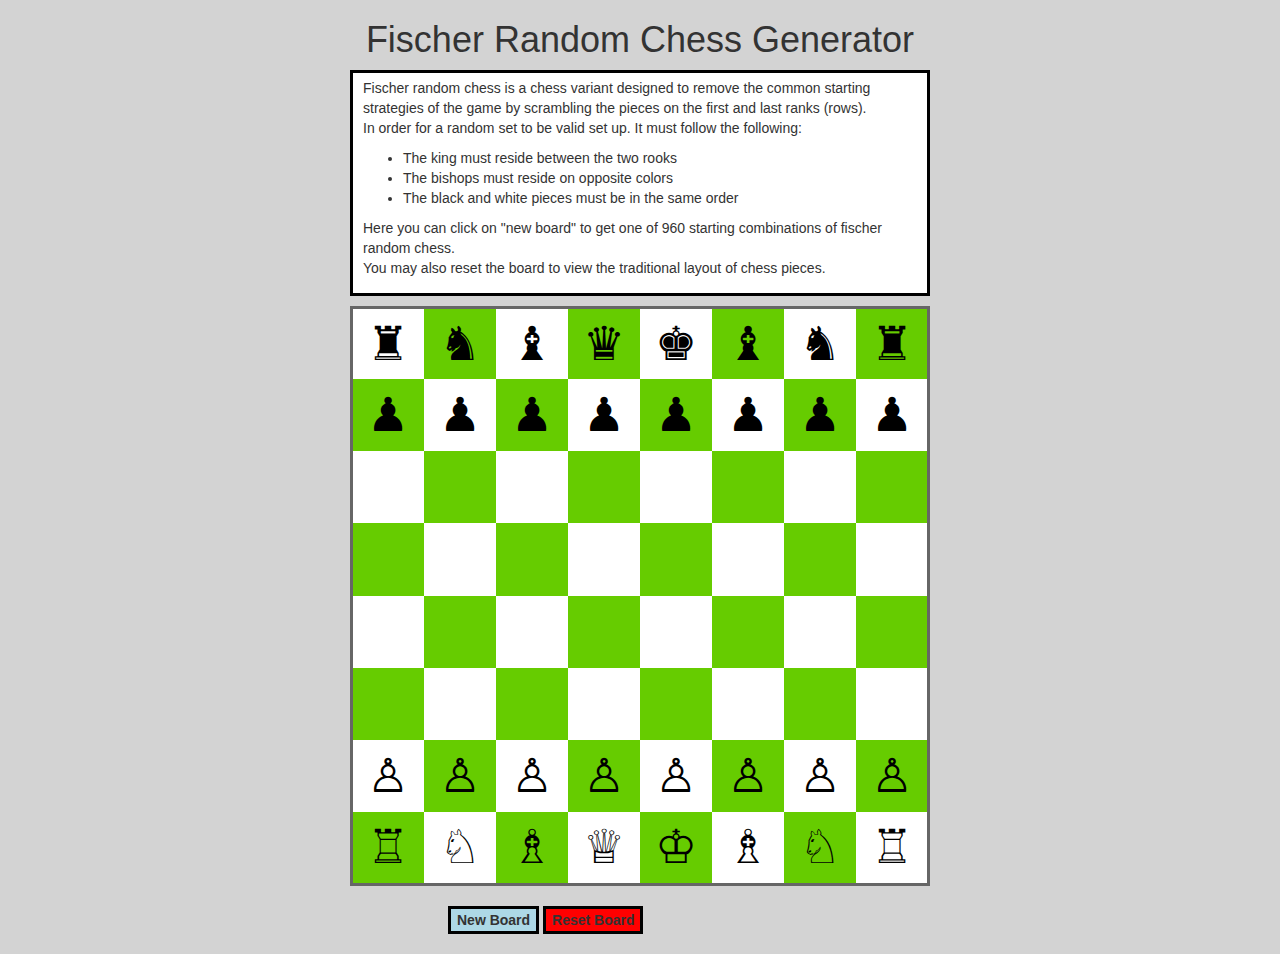
<file: fischer.html>
<head>
	<script src="http://www.w3schools.com/lib/w3data.js"></script>
	  <script src="jquery-3.1.0.js"></script>	
      <script type="text/javascript" src="scripts/fischer.js" ></script>
	  <link rel="stylesheet" type="text/css" href="stylesheets/fischer.css">
</head>

<link rel="stylesheet" href="http://maxcdn.bootstrapcdn.com/bootstrap/3.3.6/css/bootstrap.min.css">

<div w3-include-html="header.html"></div>

<body class="chess">
  <h1>Fischer Random Chess Generator</h1>
 <div id="info">
Fischer random chess is a chess variant designed to remove the common starting strategies of the game by scrambling the pieces on the first and last ranks (rows).<br>
In order for a random set to be valid set up. It must follow the following:<p>
<ul>
<li>The king must reside between the two rooks</li>
<li>The bishops must reside on opposite colors</li>
<li>The black and white pieces must be in the same order</li>
</ul>
<p>
Here you can click on "new board" to get one of 960 starting combinations of fischer random chess.<br>
You may also reset the board to view the traditional layout of chess pieces.
</div>
<table class="board">
  <tr>
    <td id="a8">&#9820;</td>
    <td id="b8">&#9822;</td>
    <td id="c8">&#9821;</td>
    <td id="d8">&#9819;</td>
    <td id="e8">&#9818;</td>
    <td id="f8">&#9821;</td>
    <td id="g8">&#9822;</td>
    <td id="h8">&#9820;</td>
  </tr>
  <tr>
    <td id="a7">&#9823;</td>
    <td id="b7">&#9823;</td>
    <td id="c7">&#9823;</td>
    <td id="d7">&#9823;</td>
    <td id="e7">&#9823;</td>
    <td id="f7">&#9823;</td>
    <td id="g7">&#9823;</td>
    <td id="h7">&#9823;</td>
  </tr>
  <tr>
    <td></td><td></td><td></td><td></td><td></td><td></td><td></td><td></td>
  </tr>
  <tr>
    <td></td><td></td><td></td><td></td><td></td><td></td><td></td><td></td>
  </tr>
  <tr>
    <td></td><td></td><td></td><td></td><td></td><td></td><td></td><td></td>
  </tr>
  <tr>
    <td></td><td></td><td></td><td></td><td></td><td></td><td></td><td></td>
  </tr>
  <tr>
    <td id="a2">&#9817;</td>
    <td id="b2">&#9817;</td>
    <td id="c2">&#9817;</td>
    <td id="d2">&#9817;</td>
    <td id="e2">&#9817;</td>
    <td id="f2">&#9817;</td>
    <td id="g2">&#9817;</td>
    <td id="h2">&#9817;</td>
  </tr>
  <tr>
    <td id="a1">&#9814;</td>
    <td id="b1">&#9816;</td>
    <td id="c1">&#9815;</td>
    <td id="d1">&#9813;</td>
    <td id="e1">&#9812;</td>
    <td id="f1">&#9815;</td>
    <td id="g1">&#9816;</td>
    <td id="h1">&#9814;</td>
  </tr>
</table>

<button type="button" id="shuffle">New Board</button>
<button type="button" id="reset">Reset Board</button>

</body>
</file>
<file: stylesheets/fischer.css>
table {
  font-size: 35pt;
  color: #000;
  border:3px solid #666;
  width: 580px;
  height: 580px;
  margin: 10px auto;
}

td {
  background:#fff;
  height:70px;
  width:70px;
  text-align:center;
}

tr:nth-child(odd) td:nth-child(even),
tr:nth-child(even) td:nth-child(odd) {
  background:#6c0;
}

#shuffle{
	margin-left:20vw;
	font-weight:bold;
	background-color:lightblue;	
	margin: 10px 0 20px 35vw;
	border: solid black;
}

#reset{
	font-weight:bold;
	background-color:red;
	border:solid black;

}

.chess{
	background-color:lightgray;
}

h1{
  text-align:center;
  font-weight:bold;
}

#info{
  background-color:white;
  width:580px;
  margin: auto;
  border: solid black;
  padding: 5px 0 5px 10px;
}
</file>
